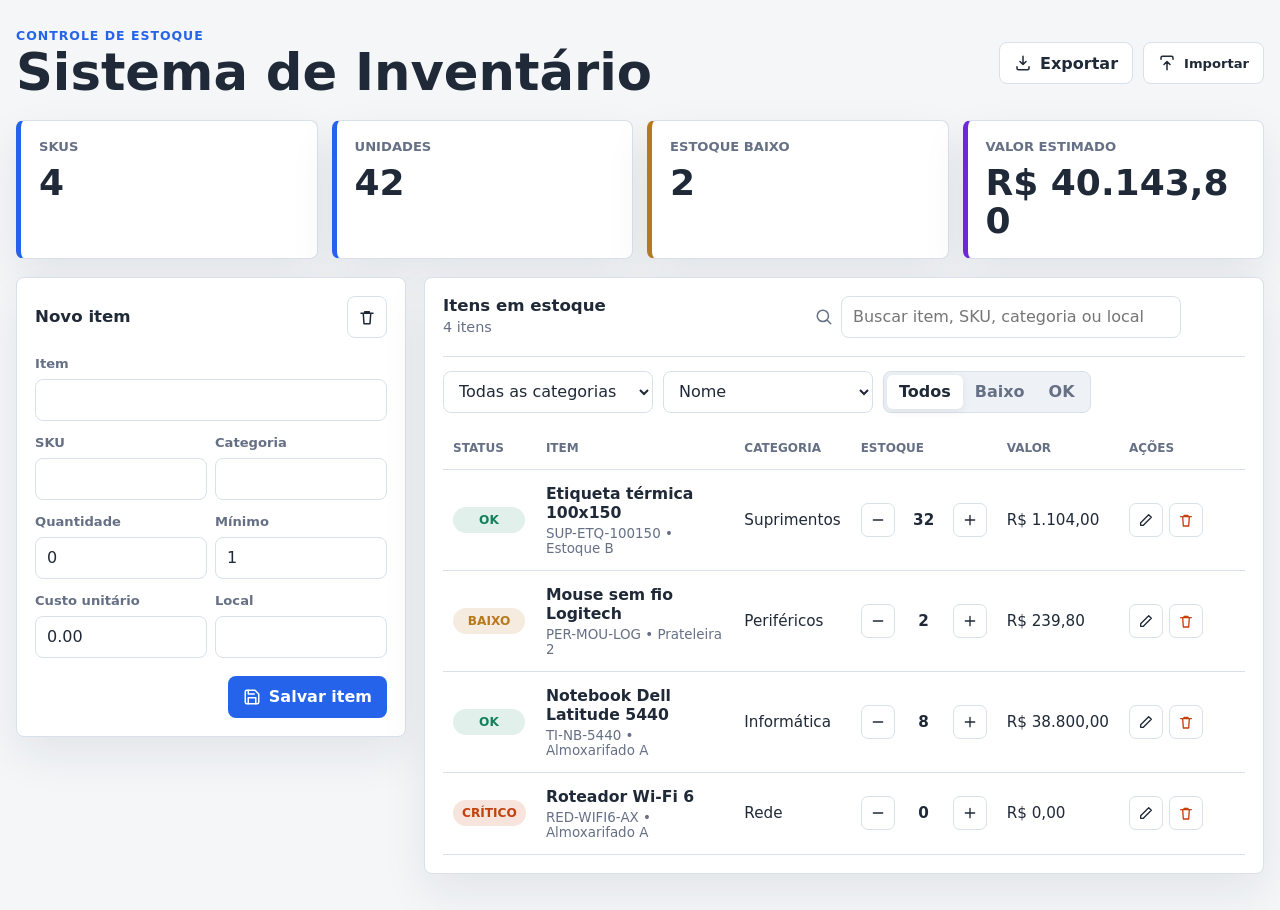
<file: index.html>
<!DOCTYPE html>
<html lang="pt-br">
<head>
  <meta charset="UTF-8">
  <meta name="viewport" content="width=device-width, initial-scale=1.0">
  <title>Sistema de Inventário</title>
  <link rel="stylesheet" href="styles.css">
</head>
<body>
  <div class="app-shell">
    <header class="topbar">
      <div>
        <span class="eyebrow">Controle de estoque</span>
        <h1>Sistema de Inventário</h1>
      </div>

      <div class="toolbar" aria-label="Ações de dados">
        <button class="btn btn-secondary" id="btnExport" type="button" title="Exportar dados">
          <svg viewBox="0 0 24 24" aria-hidden="true"><path d="M12 3v11m0 0 4-4m-4 4-4-4M4 17v2a2 2 0 0 0 2 2h12a2 2 0 0 0 2-2v-2"/></svg>
          <span>Exportar</span>
        </button>
        <label class="btn btn-secondary import-button" title="Importar dados">
          <svg viewBox="0 0 24 24" aria-hidden="true"><path d="M12 21V10m0 0 4 4m-4-4-4 4M4 7V5a2 2 0 0 1 2-2h12a2 2 0 0 1 2 2v2"/></svg>
          <span>Importar</span>
          <input id="fileImport" type="file" accept="application/json">
        </label>
      </div>
    </header>

    <section class="metrics" aria-label="Resumo do inventário">
      <article class="metric">
        <span>SKUs</span>
        <strong id="metricItems">0</strong>
      </article>
      <article class="metric">
        <span>Unidades</span>
        <strong id="metricUnits">0</strong>
      </article>
      <article class="metric metric-warning">
        <span>Estoque baixo</span>
        <strong id="metricLow">0</strong>
      </article>
      <article class="metric metric-value">
        <span>Valor estimado</span>
        <strong id="metricValue">R$ 0,00</strong>
      </article>
    </section>

    <main class="inventory-layout">
      <section class="panel form-panel" aria-labelledby="formTitle">
        <div class="panel-heading">
          <h2 id="formTitle">Novo item</h2>
          <button class="icon-btn ghost" id="btnClear" type="button" title="Limpar formulário" aria-label="Limpar formulário">
            <svg viewBox="0 0 24 24" aria-hidden="true"><path d="M4 7h16M9 7V5h6v2m-8 0 1 14h8l1-14"/></svg>
          </button>
        </div>

        <form id="itemForm" autocomplete="off">
          <input id="itemId" type="hidden">

          <div class="field">
            <label for="name">Item</label>
            <input id="name" name="name" type="text" maxlength="80" required>
          </div>

          <div class="field-row">
            <div class="field">
              <label for="sku">SKU</label>
              <input id="sku" name="sku" type="text" maxlength="32" required>
            </div>
            <div class="field">
              <label for="category">Categoria</label>
              <input id="category" name="category" type="text" maxlength="40" list="categoryOptions" required>
              <datalist id="categoryOptions"></datalist>
            </div>
          </div>

          <div class="field-row">
            <div class="field">
              <label for="quantity">Quantidade</label>
              <input id="quantity" name="quantity" type="number" min="0" step="1" required>
            </div>
            <div class="field">
              <label for="minimum">Mínimo</label>
              <input id="minimum" name="minimum" type="number" min="0" step="1" required>
            </div>
          </div>

          <div class="field-row">
            <div class="field">
              <label for="cost">Custo unitário</label>
              <input id="cost" name="cost" type="number" min="0" step="0.01" required>
            </div>
            <div class="field">
              <label for="location">Local</label>
              <input id="location" name="location" type="text" maxlength="40">
            </div>
          </div>

          <div class="form-actions">
            <button class="btn btn-secondary" id="btnCancelEdit" type="button">
              <svg viewBox="0 0 24 24" aria-hidden="true"><path d="m6 6 12 12M18 6 6 18"/></svg>
              <span>Cancelar</span>
            </button>
            <button class="btn btn-primary" type="submit">
              <svg viewBox="0 0 24 24" aria-hidden="true"><path d="M19 21H5a2 2 0 0 1-2-2V5a2 2 0 0 1 2-2h11l5 5v11a2 2 0 0 1-2 2Z"/><path d="M17 21v-8H7v8M7 3v5h8"/></svg>
              <span id="submitLabel">Salvar item</span>
            </button>
          </div>
        </form>
      </section>

      <section class="panel table-panel" aria-labelledby="listTitle">
        <div class="list-heading">
          <div>
            <h2 id="listTitle">Itens em estoque</h2>
            <span id="resultCount">0 itens</span>
          </div>
          <div class="search-box">
            <svg viewBox="0 0 24 24" aria-hidden="true"><path d="m21 21-4.3-4.3M10.5 18a7.5 7.5 0 1 1 0-15 7.5 7.5 0 0 1 0 15Z"/></svg>
            <input id="searchInput" type="search" placeholder="Buscar item, SKU, categoria ou local">
          </div>
        </div>

        <div class="filters">
          <select id="categoryFilter" aria-label="Filtrar por categoria">
            <option value="all">Todas as categorias</option>
          </select>
          <select id="sortSelect" aria-label="Ordenar itens">
            <option value="name">Nome</option>
            <option value="quantityAsc">Menor estoque</option>
            <option value="quantityDesc">Maior estoque</option>
            <option value="valueDesc">Maior valor</option>
          </select>
          <div class="segmented" role="group" aria-label="Filtrar por status de estoque">
            <button class="active" type="button" data-stock-filter="all">Todos</button>
            <button type="button" data-stock-filter="low">Baixo</button>
            <button type="button" data-stock-filter="ok">OK</button>
          </div>
        </div>

        <div class="table-wrap">
          <table>
            <thead>
              <tr>
                <th>Status</th>
                <th>Item</th>
                <th>Categoria</th>
                <th>Estoque</th>
                <th>Valor</th>
                <th class="actions-col">Ações</th>
              </tr>
            </thead>
            <tbody id="inventoryRows"></tbody>
          </table>
          <div class="empty-state" id="emptyState" hidden>
            Nenhum item encontrado.
          </div>
        </div>
      </section>
    </main>
  </div>

  <div class="toast" id="toast" role="status" aria-live="polite"></div>
  <script src="inventory.js"></script>
</body>
</html>
</file>
<file: styles.css>
:root {
  --bg: #f4f6f8;
  --surface: #ffffff;
  --surface-muted: #eef2f7;
  --line: #d9e0ea;
  --ink: #1f2937;
  --muted: #667085;
  --primary: #2563eb;
  --primary-strong: #1d4ed8;
  --success: #12805c;
  --warning: #b7791f;
  --danger: #c2410c;
  --violet: #6d28d9;
  --shadow: 0 18px 45px rgba(31, 41, 55, 0.08);
}

* {
  box-sizing: border-box;
}

body {
  margin: 0;
  background: var(--bg);
  color: var(--ink);
  font-family: Inter, "Segoe UI", system-ui, -apple-system, BlinkMacSystemFont, sans-serif;
  min-height: 100vh;
}

button,
input,
select {
  font: inherit;
}

button {
  cursor: pointer;
}

.app-shell {
  width: min(1380px, calc(100% - 32px));
  margin: 0 auto;
  padding: 28px 0 36px;
}

.topbar {
  display: flex;
  align-items: center;
  justify-content: space-between;
  gap: 20px;
  margin-bottom: 22px;
}

.eyebrow {
  color: var(--primary);
  display: block;
  font-size: 0.78rem;
  font-weight: 700;
  letter-spacing: 0.08em;
  margin-bottom: 4px;
  text-transform: uppercase;
}

h1,
h2 {
  letter-spacing: 0;
  margin: 0;
}

h1 {
  font-size: clamp(2rem, 4vw, 3.2rem);
  line-height: 1;
}

h2 {
  font-size: 1.04rem;
}

.toolbar,
.form-actions,
.filters,
.segmented,
.row-actions,
.stock-control {
  display: flex;
  align-items: center;
}

.toolbar,
.form-actions {
  gap: 10px;
}

.btn,
.icon-btn {
  align-items: center;
  border: 1px solid transparent;
  border-radius: 8px;
  display: inline-flex;
  font-weight: 700;
  justify-content: center;
  min-height: 42px;
  transition: background 0.18s ease, border-color 0.18s ease, color 0.18s ease, transform 0.18s ease;
}

.btn {
  gap: 8px;
  padding: 0 14px;
  white-space: nowrap;
}

.btn svg,
.icon-btn svg,
.search-box svg {
  fill: none;
  stroke: currentColor;
  stroke-linecap: round;
  stroke-linejoin: round;
  stroke-width: 2;
}

.btn svg {
  height: 18px;
  width: 18px;
}

.btn-primary {
  background: var(--primary);
  color: #fff;
}

.btn-primary:hover {
  background: var(--primary-strong);
}

.btn-secondary {
  background: var(--surface);
  border-color: var(--line);
  color: var(--ink);
}

.btn-secondary:hover {
  border-color: #b8c4d5;
  transform: translateY(-1px);
}

.import-button {
  position: relative;
}

.import-button input {
  inset: 0;
  opacity: 0;
  position: absolute;
  width: 100%;
}

.metrics {
  display: grid;
  gap: 14px;
  grid-template-columns: repeat(4, minmax(0, 1fr));
  margin-bottom: 18px;
}

.metric {
  background: var(--surface);
  border: 1px solid var(--line);
  border-left: 5px solid var(--primary);
  border-radius: 8px;
  box-shadow: var(--shadow);
  min-height: 104px;
  padding: 18px;
}

.metric span {
  color: var(--muted);
  display: block;
  font-size: 0.82rem;
  font-weight: 700;
  margin-bottom: 10px;
  text-transform: uppercase;
}

.metric strong {
  display: block;
  font-size: clamp(1.55rem, 3vw, 2.25rem);
  line-height: 1.05;
  overflow-wrap: anywhere;
}

.metric-warning {
  border-left-color: var(--warning);
}

.metric-value {
  border-left-color: var(--violet);
}

.inventory-layout {
  display: grid;
  gap: 18px;
  grid-template-columns: minmax(310px, 390px) minmax(0, 1fr);
  align-items: start;
}

.panel {
  background: var(--surface);
  border: 1px solid var(--line);
  border-radius: 8px;
  box-shadow: var(--shadow);
}

.form-panel,
.table-panel {
  padding: 18px;
}

.panel-heading,
.list-heading {
  align-items: center;
  display: flex;
  justify-content: space-between;
  gap: 14px;
  margin-bottom: 18px;
}

.icon-btn {
  background: #fff;
  color: var(--ink);
  height: 40px;
  padding: 0;
  width: 40px;
}

.icon-btn svg {
  height: 18px;
  width: 18px;
}

.ghost {
  border-color: var(--line);
}

.ghost:hover {
  background: var(--surface-muted);
}

.field,
.field-row {
  display: grid;
  gap: 8px;
}

.field-row {
  grid-template-columns: repeat(2, minmax(0, 1fr));
}

form {
  display: grid;
  gap: 14px;
}

label {
  color: var(--muted);
  font-size: 0.82rem;
  font-weight: 700;
}

input,
select {
  background: #fff;
  border: 1px solid var(--line);
  border-radius: 8px;
  color: var(--ink);
  min-height: 42px;
  outline: none;
  padding: 9px 11px;
  width: 100%;
}

input:focus,
select:focus,
button:focus-visible {
  border-color: var(--primary);
  box-shadow: 0 0 0 3px rgba(37, 99, 235, 0.14);
}

.form-actions {
  justify-content: flex-end;
  margin-top: 4px;
}

#btnCancelEdit {
  display: none;
}

body.editing #btnCancelEdit {
  display: inline-flex;
}

.list-heading {
  align-items: flex-start;
}

.list-heading span {
  color: var(--muted);
  display: block;
  font-size: 0.9rem;
  margin-top: 4px;
}

.search-box {
  align-items: center;
  display: grid;
  grid-template-columns: 18px minmax(180px, 340px);
  gap: 8px;
  min-width: min(430px, 100%);
}

.search-box svg {
  color: var(--muted);
  height: 18px;
  width: 18px;
}

.filters {
  border-top: 1px solid var(--line);
  flex-wrap: wrap;
  gap: 10px;
  padding-top: 14px;
}

.filters select {
  max-width: 210px;
}

.segmented {
  background: var(--surface-muted);
  border: 1px solid var(--line);
  border-radius: 8px;
  padding: 3px;
}

.segmented button {
  background: transparent;
  border: 0;
  border-radius: 6px;
  color: var(--muted);
  font-weight: 700;
  min-height: 34px;
  padding: 0 12px;
}

.segmented button.active {
  background: #fff;
  color: var(--ink);
  box-shadow: 0 2px 8px rgba(31, 41, 55, 0.08);
}

.table-wrap {
  margin-top: 14px;
  overflow-x: auto;
  width: 100%;
}

table {
  border-collapse: collapse;
  min-width: 760px;
  width: 100%;
}

th,
td {
  border-bottom: 1px solid var(--line);
  padding: 14px 10px;
  text-align: left;
  vertical-align: middle;
}

th {
  color: var(--muted);
  font-size: 0.75rem;
  text-transform: uppercase;
}

td {
  font-size: 0.95rem;
}

.item-name {
  display: grid;
  gap: 4px;
}

.item-name strong {
  font-size: 0.98rem;
}

.item-name span,
.muted {
  color: var(--muted);
  font-size: 0.84rem;
}

.badge {
  border-radius: 999px;
  display: inline-flex;
  font-size: 0.76rem;
  font-weight: 800;
  min-width: 72px;
  justify-content: center;
  padding: 6px 9px;
  text-transform: uppercase;
}

.badge-ok {
  background: rgba(18, 128, 92, 0.12);
  color: var(--success);
}

.badge-low {
  background: rgba(183, 121, 31, 0.14);
  color: var(--warning);
}

.badge-critical {
  background: rgba(194, 65, 12, 0.14);
  color: var(--danger);
}

.stock-control {
  gap: 8px;
}

.stock-number {
  font-weight: 800;
  min-width: 42px;
  text-align: center;
}

.row-actions,
.stock-actions {
  display: flex;
  gap: 6px;
}

.mini-btn {
  background: #fff;
  border: 1px solid var(--line);
  border-radius: 7px;
  color: var(--ink);
  display: inline-grid;
  height: 34px;
  place-items: center;
  width: 34px;
}

.mini-btn:hover {
  background: var(--surface-muted);
}

.mini-btn svg {
  fill: none;
  height: 16px;
  stroke: currentColor;
  stroke-linecap: round;
  stroke-linejoin: round;
  stroke-width: 2;
  width: 16px;
}

.danger {
  color: var(--danger);
}

.actions-col {
  width: 126px;
}

.empty-state {
  color: var(--muted);
  padding: 30px;
  text-align: center;
}

.toast {
  background: var(--ink);
  border-radius: 8px;
  bottom: 20px;
  color: #fff;
  font-weight: 700;
  left: 50%;
  max-width: min(460px, calc(100vw - 32px));
  opacity: 0;
  padding: 12px 16px;
  pointer-events: none;
  position: fixed;
  transform: translate(-50%, 12px);
  transition: opacity 0.2s ease, transform 0.2s ease;
  z-index: 20;
}

.toast.show {
  opacity: 1;
  transform: translate(-50%, 0);
}

@media (max-width: 980px) {
  .metrics {
    grid-template-columns: repeat(2, minmax(0, 1fr));
  }

  .inventory-layout {
    grid-template-columns: 1fr;
  }

  .list-heading {
    align-items: stretch;
    flex-direction: column;
  }

  .search-box {
    grid-template-columns: 18px minmax(0, 1fr);
  }
}

@media (max-width: 640px) {
  .app-shell {
    width: min(100% - 20px, 1380px);
    padding-top: 18px;
  }

  .topbar,
  .toolbar,
  .form-actions {
    align-items: stretch;
    flex-direction: column;
  }

  .btn {
    width: 100%;
  }

  .metrics {
    grid-template-columns: 1fr;
  }

  .field-row {
    grid-template-columns: 1fr;
  }

  .filters select,
  .segmented {
    max-width: none;
    width: 100%;
  }

  .segmented {
    display: grid;
    grid-template-columns: repeat(3, 1fr);
  }
}
</file>
